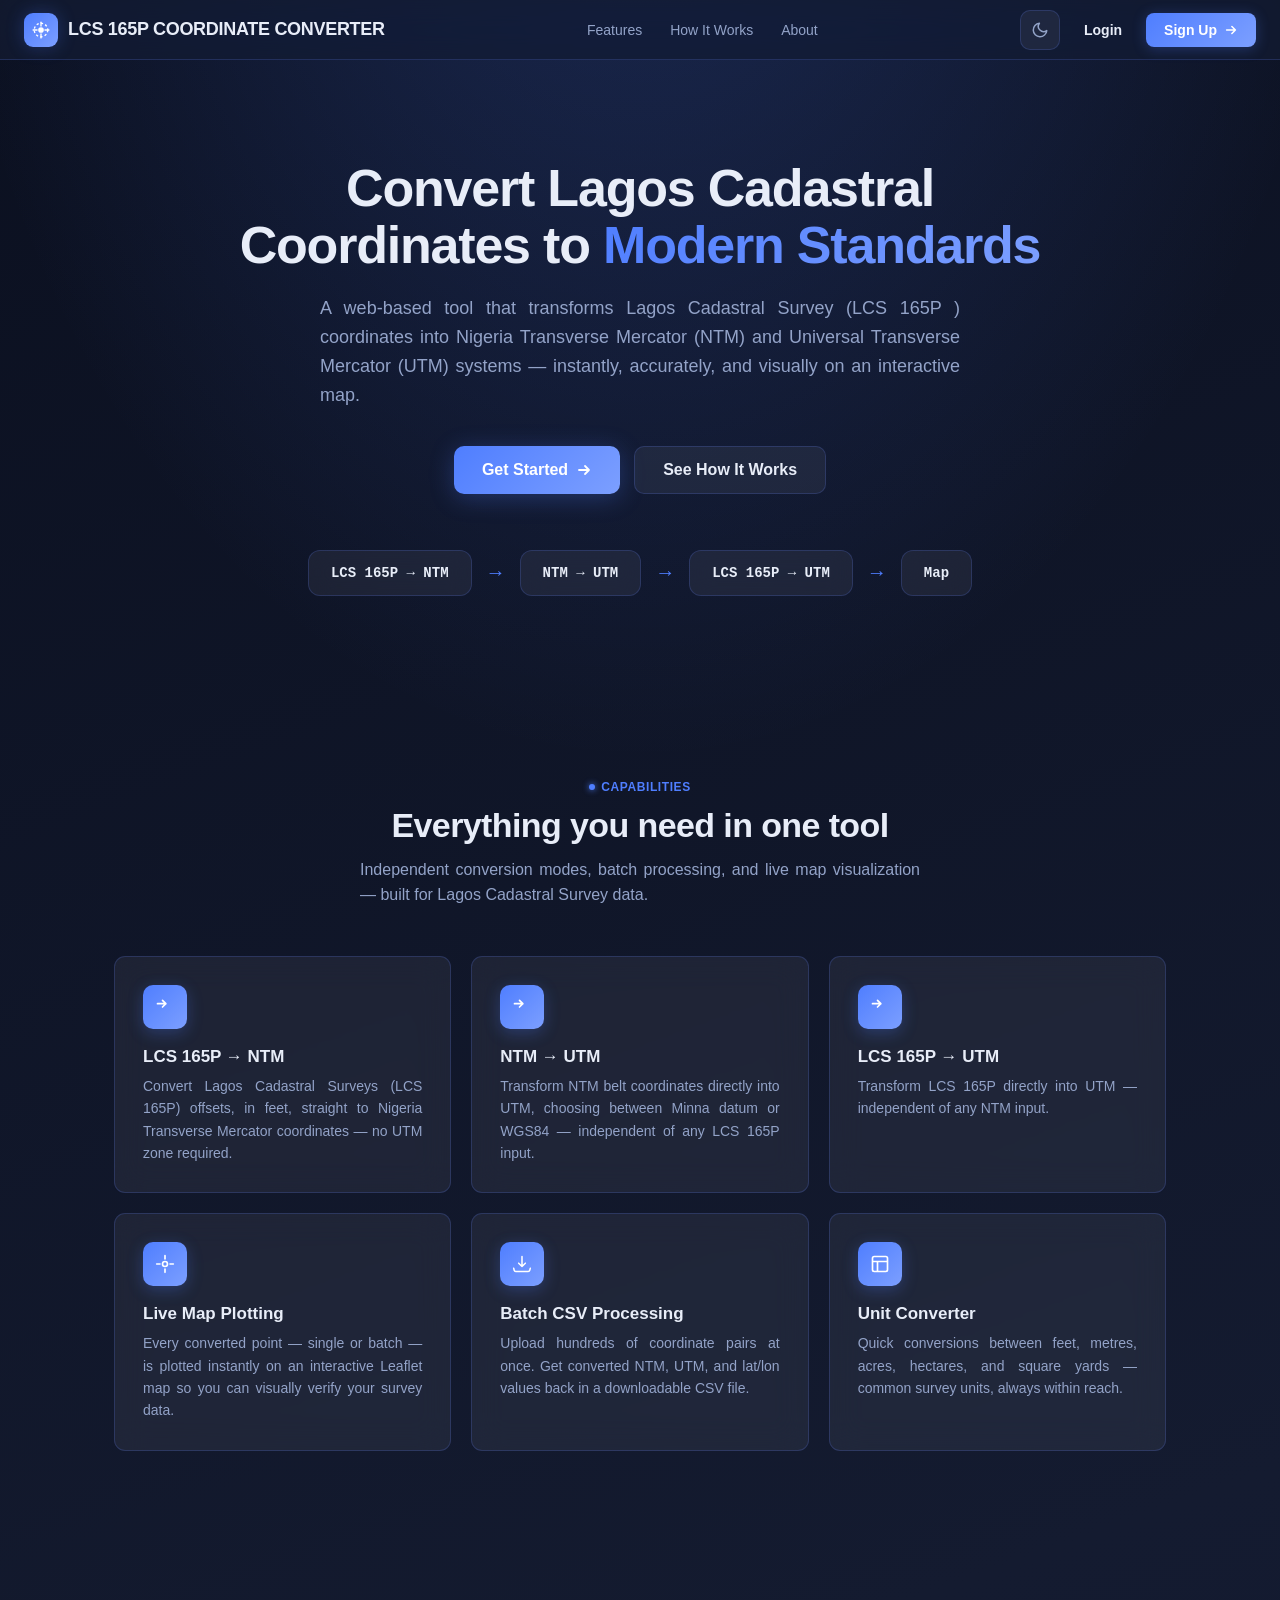
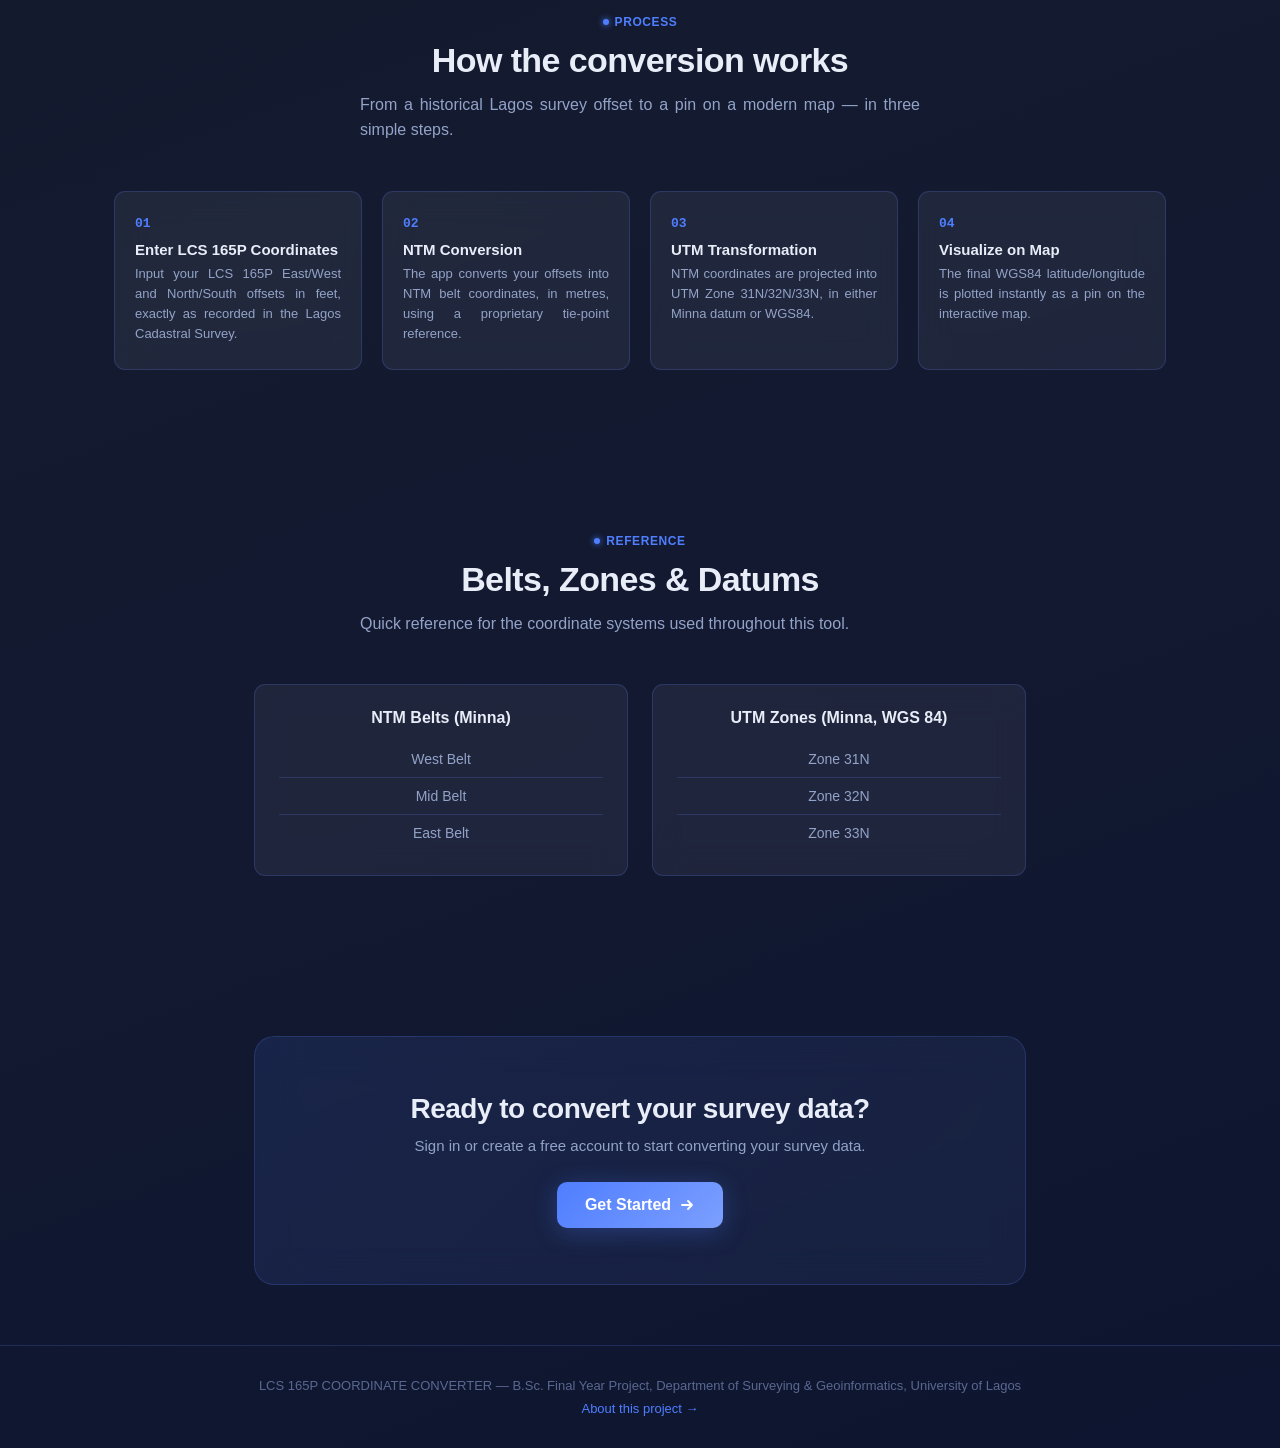
<file: index.html>
<!DOCTYPE html>
<html lang="en">
<head>
  <meta charset="UTF-8"/>
  <meta name="viewport" content="width=device-width, initial-scale=1.0"/>
  <link rel="icon" type="image/svg+xml" href="favicon/favicon.svg"/>
  <link rel="icon" type="image/x-icon" href="favicon/favicon.ico"/>
  <link rel="apple-touch-icon" href="favicon/apple-touch-icon.png"/>
  <title>LCS 165P  COORDINATE CONVERTER — LCS 165P → NTM → UTM</title>
  <link rel="stylesheet" href="style.css"/>
  <link rel="stylesheet" href="landing.css"/>
</head>
<body class="landing">

<!-- ===== HEADER ===== -->
<header class="landing-header">
  <a href="index.html" class="header-logo" style="text-decoration:none; display:flex; align-items:center; gap:10px;">
    <div class="logo-icon">
      <svg width="18" height="18" viewBox="0 0 16 16" fill="none">
        <circle cx="8" cy="8" r="2.5" fill="white"/>
        <circle cx="8" cy="8" r="6" stroke="white" stroke-width="1.2" stroke-dasharray="2 2"/>
        <line x1="8" y1="1" x2="8" y2="4.5" stroke="white" stroke-width="1.2" stroke-linecap="round"/>
        <line x1="8" y1="11.5" x2="8" y2="15" stroke="white" stroke-width="1.2" stroke-linecap="round"/>
        <line x1="1" y1="8" x2="4.5" y2="8" stroke="white" stroke-width="1.2" stroke-linecap="round"/>
        <line x1="11.5" y1="8" x2="15" y2="8" stroke="white" stroke-width="1.2" stroke-linecap="round"/>
      </svg>
    </div>
    <span class="header-title">LCS 165P COORDINATE CONVERTER</span>
  </a>

  <nav class="landing-nav-links">
    <a href="#features">Features</a>
    <a href="#how-it-works">How It Works</a>
    <a href="about.html">About</a>
  </nav>

  <div style="display:flex; align-items:center; gap:10px;">
    <button class="theme-toggle" id="themeToggle" title="Toggle light/dark mode">
      <svg class="icon-moon" width="18" height="18" viewBox="0 0 24 24" fill="none"><path d="M21 12.79A9 9 0 1 1 11.21 3 7 7 0 0 0 21 12.79z" stroke="currentColor" stroke-width="2" stroke-linecap="round" stroke-linejoin="round"/></svg>
      <svg class="icon-sun" width="18" height="18" viewBox="0 0 24 24" fill="none"><circle cx="12" cy="12" r="5" stroke="currentColor" stroke-width="2"/><path d="M12 1v2M12 21v2M4.22 4.22l1.42 1.42M18.36 18.36l1.42 1.42M1 12h2M21 12h2M4.22 19.78l1.42-1.42M18.36 5.64l1.42-1.42" stroke="currentColor" stroke-width="2" stroke-linecap="round"/></svg>
    </button>
    <a href="login.html" class="btn-login">Login</a>
    <a href="signup.html" class="btn-launch">
      Sign Up
      <svg width="14" height="14" viewBox="0 0 16 16" fill="none"><path d="M3 8h10M9 4l4 4-4 4" stroke="currentColor" stroke-width="1.8" stroke-linecap="round" stroke-linejoin="round"/></svg>
    </a>
  </div>
</header>

<!-- ===== HERO ===== -->
<section class="hero landing-section">

  <h1>Convert Lagos Cadastral<br/>Coordinates to <span class="grad">Modern Standards</span></h1>

  <p class="lead">
    A web-based tool that transforms Lagos Cadastral Survey (LCS 165P ) coordinates into
    Nigeria Transverse Mercator (NTM) and Universal Transverse Mercator (UTM) systems —
    instantly, accurately, and visually on an interactive map.
  </p>

  <div class="hero-ctas">
    <a href="app.html" class="btn-hero-primary">
      Get Started
      <svg width="16" height="16" viewBox="0 0 16 16" fill="none"><path d="M3 8h10M9 4l4 4-4 4" stroke="currentColor" stroke-width="1.8" stroke-linecap="round" stroke-linejoin="round"/></svg>
    </a>
    <a href="#how-it-works" class="btn-hero-secondary">
      See How It Works
    </a>
  </div>

  <div class="pipeline-strip">
    <div class="pipeline-chip">LCS 165P → NTM</div>
    <div class="pipeline-arrow">→</div>
    <div class="pipeline-chip">NTM → UTM</div>
    <div class="pipeline-arrow">→</div>
    <div class="pipeline-chip">LCS 165P → UTM</div>
    <div class="pipeline-arrow">→</div>
    <div class="pipeline-chip">Map</div>
  </div>
</section>

<!-- ===== FEATURES ===== -->
<section class="landing-section" id="features">
  <div class="section-header">
    <div class="section-tag">Capabilities</div>
    <h2>Everything you need in one tool</h2>
    <p>Independent conversion modes, batch processing, and live map visualization — built for Lagos Cadastral Survey data.</p>
  </div>

  <div class="feature-grid">

    <div class="feature-card">
      <div class="feature-icon">
        <svg width="20" height="20" viewBox="0 0 24 24" fill="none"><path d="M3 8h10M9 4l4 4-4 4" stroke="white" stroke-width="2" stroke-linecap="round" stroke-linejoin="round"/></svg>
      </div>
      <h3>LCS 165P → NTM</h3>
      <p>Convert Lagos Cadastral Surveys (LCS 165P) offsets, in feet, straight to Nigeria Transverse Mercator coordinates — no UTM zone required.</p>
    </div>

    <div class="feature-card">
      <div class="feature-icon">
        <svg width="20" height="20" viewBox="0 0 24 24" fill="none"><path d="M3 8h10M9 4l4 4-4 4" stroke="white" stroke-width="2" stroke-linecap="round" stroke-linejoin="round"/></svg>
      </div>
      <h3>NTM → UTM</h3>
      <p>Transform NTM belt coordinates directly into UTM, choosing between Minna datum or WGS84 — independent of any LCS 165P input.</p>
    </div>

    <div class="feature-card">
      <div class="feature-icon">
        <svg width="20" height="20" viewBox="0 0 24 24" fill="none"><path d="M3 8h10M9 4l4 4-4 4" stroke="white" stroke-width="2" stroke-linecap="round" stroke-linejoin="round"/></svg>
      </div>
      <h3>LCS 165P → UTM</h3>
      <p>Transform LCS 165P directly into UTM — independent of any NTM input.</p>
    </div>

    <div class="feature-card">
      <div class="feature-icon">
        <svg width="20" height="20" viewBox="0 0 24 24" fill="none"><circle cx="12" cy="12" r="3" stroke="white" stroke-width="2"/><path d="M12 2v4M12 18v4M2 12h4M18 12h4" stroke="white" stroke-width="2" stroke-linecap="round"/></svg>
      </div>
      <h3>Live Map Plotting</h3>
      <p>Every converted point — single or batch — is plotted instantly on an interactive Leaflet map so you can visually verify your survey data.</p>
    </div>

    <div class="feature-card">
      <div class="feature-icon">
        <svg width="20" height="20" viewBox="0 0 24 24" fill="none"><path d="M12 15V3m0 12-4-4m4 4 4-4M2 17l.6 2.5A2 2 0 0 0 4.6 21h14.8a2 2 0 0 0 1.9-1.5L22 17" stroke="white" stroke-width="1.8" stroke-linecap="round" stroke-linejoin="round"/></svg>
      </div>
      <h3>Batch CSV Processing</h3>
      <p>Upload hundreds of coordinate pairs at once. Get converted NTM, UTM, and lat/lon values back in a downloadable CSV file.</p>
    </div>

    <div class="feature-card">
      <div class="feature-icon">
        <svg width="20" height="20" viewBox="0 0 24 24" fill="none"><rect x="3" y="3" width="18" height="18" rx="2" stroke="white" stroke-width="2"/><path d="M3 9h18M9 21V9" stroke="white" stroke-width="2"/></svg>
      </div>
      <h3>Unit Converter</h3>
      <p>Quick conversions between feet, metres, acres, hectares, and square yards — common survey units, always within reach.</p>
    </div>

  </div>
</section>

<!-- ===== HOW IT WORKS ===== -->
<section class="landing-section" id="how-it-works">
  <div class="section-header">
    <div class="section-tag">Process</div>
    <h2>How the conversion works</h2>
    <p>From a historical Lagos survey offset to a pin on a modern map — in three simple steps.</p>
  </div>

  <div class="steps-row">
    <div class="step-card">
      <div class="step-number">01</div>
      <h4>Enter LCS 165P Coordinates</h4>
      <p>Input your LCS 165P East/West and North/South offsets in feet, exactly as recorded in the Lagos Cadastral Survey.</p>
    </div>
    <div class="step-card">
      <div class="step-number">02</div>
      <h4>NTM Conversion</h4>
      <p>The app converts your offsets into NTM belt coordinates, in metres, using a proprietary tie-point reference.</p>
    </div>
    <div class="step-card">
      <div class="step-number">03</div>
      <h4>UTM Transformation</h4>
      <p>NTM coordinates are projected into UTM Zone 31N/32N/33N, in either Minna datum or WGS84.</p>
    </div>
    <div class="step-card">
      <div class="step-number">04</div>
      <h4>Visualize on Map</h4>
      <p>The final WGS84 latitude/longitude is plotted instantly as a pin on the interactive map.</p>
    </div>
  </div>
</section>

<!-- ===== REFERENCE ===== -->
<section class="landing-section narrow" id="reference">
  <div class="section-header">
    <div class="section-tag">Reference</div>
    <h2>Belts, Zones &amp; Datums</h2>
    <p>Quick reference for the coordinate systems used throughout this tool.</p>
  </div>

  <div class="about-grid">
    <div class="info-card">
      <h3>NTM Belts (Minna)</h3>
      <div class="info-table-row"><span>West Belt</span></div>
      <div class="info-table-row"><span>Mid Belt</span></div>
      <div class="info-table-row"><span>East Belt</span></div>
    </div>
    <div class="info-card">
      <h3>UTM Zones (Minna, WGS 84)</h3>
      <div class="info-table-row"><span>Zone 31N</span></div>
      <div class="info-table-row"><span>Zone 32N</span></div>
      <div class="info-table-row"><span>Zone 33N</span></div>
    </div>
  </div>
</section>

<!-- ===== CTA ===== -->
<section class="landing-section narrow">
  <div class="cta-banner">
    <h2>Ready to convert your survey data?</h2>
    <p>Sign in or create a free account to start converting your survey data.</p>
    <a href="app.html" class="btn-hero-primary">
      Get Started
      <svg width="16" height="16" viewBox="0 0 16 16" fill="none"><path d="M3 8h10M9 4l4 4-4 4" stroke="currentColor" stroke-width="1.8" stroke-linecap="round" stroke-linejoin="round"/></svg>
    </a>
  </div>
</section>

<!-- ===== FOOTER ===== -->
<footer class="landing-footer">
  LCS 165P COORDINATE CONVERTER — B.Sc. Final Year Project, Department of Surveying &amp; Geoinformatics, University of Lagos
  <div style="margin-top:8px;"><a href="about.html" style="color:var(--accent); text-decoration:none;">About this project →</a></div>
</footer>

<script>
  const savedTheme = localStorage.getItem("cc-theme");
  if (savedTheme === "light") document.body.classList.add("light");
  document.getElementById("themeToggle").addEventListener("click", () => {
    document.body.classList.toggle("light");
    localStorage.setItem("cc-theme", document.body.classList.contains("light") ? "light" : "dark");
  });
</script>

</body>
</html>
</file>
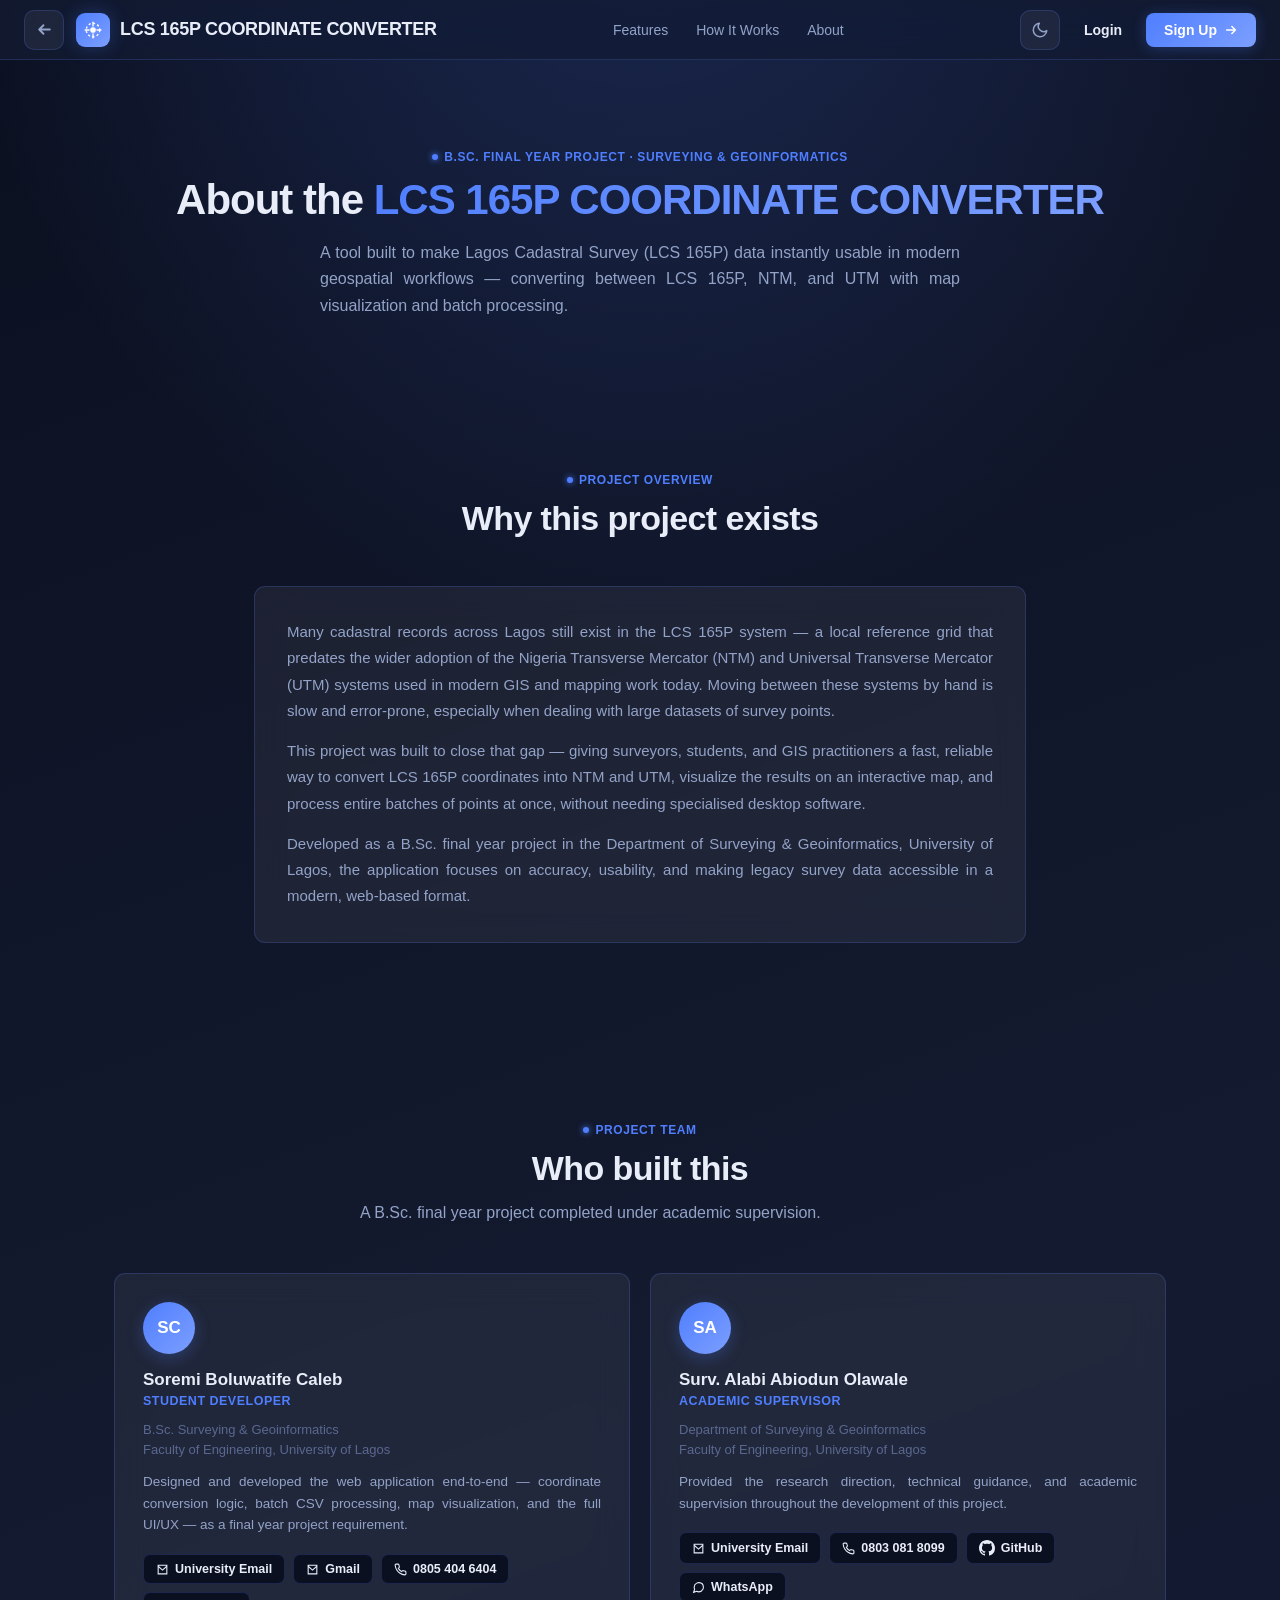
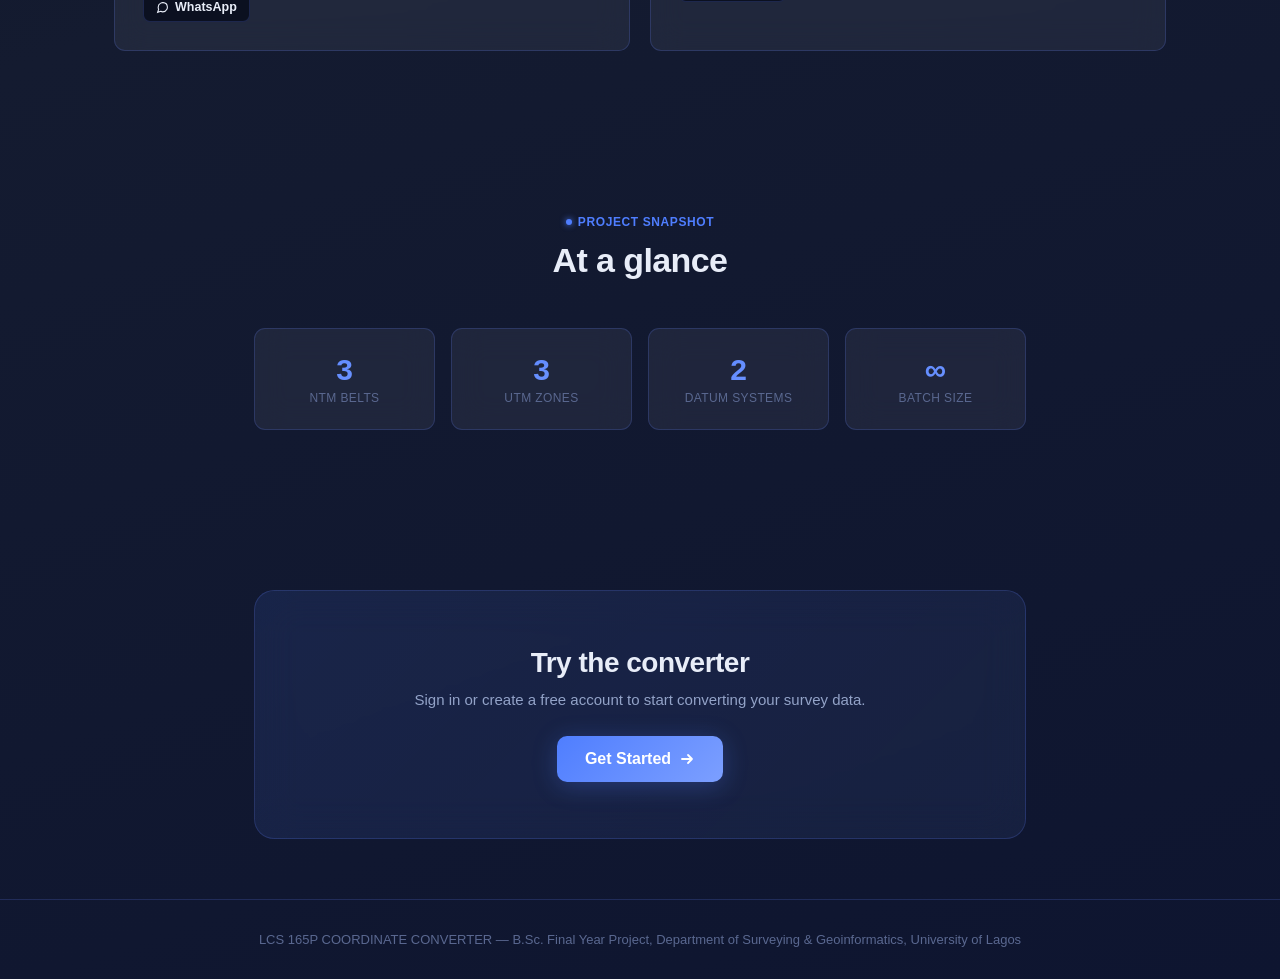
<file: about.html>
<!DOCTYPE html>
<html lang="en">
<head>
  <meta charset="UTF-8"/>
  <meta name="viewport" content="width=device-width, initial-scale=1.0"/>
  <link rel="icon" type="image/svg+xml" href="favicon/favicon.svg"/>
  <link rel="icon" type="image/x-icon" href="favicon/favicon.ico"/>
  <link rel="apple-touch-icon" href="favicon/apple-touch-icon.png"/>
  <title>About — Lagos Coordinate Converter</title>
  <link rel="stylesheet" href="style.css"/>
  <link rel="stylesheet" href="landing.css"/>
  <link rel="stylesheet" href="about.css"/>
</head>
<body class="landing">

<!-- ===== HEADER ===== -->
<header class="landing-header">
  <div style="display:flex; align-items:center; gap:12px;">
    <button class="back-btn" id="backBtn" title="Back to home">
      <svg width="17" height="17" viewBox="0 0 16 16" fill="none"><path d="M13 8H3M7 4 3 8l4 4" stroke="currentColor" stroke-width="1.8" stroke-linecap="round" stroke-linejoin="round"/></svg>
    </button>
    <a href="index.html" class="header-logo" style="text-decoration:none; display:flex; align-items:center; gap:10px;">
      <div class="logo-icon">
        <svg width="18" height="18" viewBox="0 0 16 16" fill="none">
          <circle cx="8" cy="8" r="2.5" fill="white"/>
          <circle cx="8" cy="8" r="6" stroke="white" stroke-width="1.2" stroke-dasharray="2 2"/>
          <line x1="8" y1="1" x2="8" y2="4.5" stroke="white" stroke-width="1.2" stroke-linecap="round"/>
          <line x1="8" y1="11.5" x2="8" y2="15" stroke="white" stroke-width="1.2" stroke-linecap="round"/>
          <line x1="1" y1="8" x2="4.5" y2="8" stroke="white" stroke-width="1.2" stroke-linecap="round"/>
          <line x1="11.5" y1="8" x2="15" y2="8" stroke="white" stroke-width="1.2" stroke-linecap="round"/>
        </svg>
      </div>
      <span class="header-title">LCS 165P COORDINATE CONVERTER</span>
    </a>
  </div>

  <nav class="landing-nav-links">
    <a href="index.html#features">Features</a>
    <a href="index.html#how-it-works">How It Works</a>
    <a href="about.html">About</a>
  </nav>

  <div style="display:flex; align-items:center; gap:10px;">
    <button class="theme-toggle" id="themeToggle" title="Toggle light/dark mode">
      <svg class="icon-moon" width="18" height="18" viewBox="0 0 24 24" fill="none"><path d="M21 12.79A9 9 0 1 1 11.21 3 7 7 0 0 0 21 12.79z" stroke="currentColor" stroke-width="2" stroke-linecap="round" stroke-linejoin="round"/></svg>
      <svg class="icon-sun" width="18" height="18" viewBox="0 0 24 24" fill="none"><circle cx="12" cy="12" r="5" stroke="currentColor" stroke-width="2"/><path d="M12 1v2M12 21v2M4.22 4.22l1.42 1.42M18.36 18.36l1.42 1.42M1 12h2M21 12h2M4.22 19.78l1.42-1.42M18.36 5.64l1.42-1.42" stroke="currentColor" stroke-width="2" stroke-linecap="round"/></svg>
    </button>
    <a href="login.html" class="btn-login">Login</a>
    <a href="signup.html" class="btn-launch">
      Sign Up
      <svg width="14" height="14" viewBox="0 0 16 16" fill="none"><path d="M3 8h10M9 4l4 4-4 4" stroke="currentColor" stroke-width="1.8" stroke-linecap="round" stroke-linejoin="round"/></svg>
    </a>
  </div>
</header>

<!-- ===== ABOUT HERO ===== -->
<section class="about-hero landing-section">
  <div class="section-tag">B.Sc. Final Year Project · Surveying &amp; Geoinformatics</div>
  <h1>About the <span class="grad">LCS 165P COORDINATE CONVERTER</span></h1>
  <p>
    A tool built to make Lagos Cadastral Survey (LCS 165P) data instantly usable in modern
    geospatial workflows — converting between LCS 165P, NTM, and UTM with map visualization
    and batch processing.
  </p>
</section>

<!-- ===== OVERVIEW ===== -->
<section class="landing-section narrow">
  <div class="section-header">
    <div class="section-tag">Project Overview</div>
    <h2>Why this project exists</h2>
  </div>

  <div class="overview-block">
    <p>
      Many cadastral records across Lagos still exist in the LCS 165P system — a local
      reference grid that predates the wider adoption of the Nigeria Transverse Mercator
      (NTM) and Universal Transverse Mercator (UTM) systems used in modern GIS and mapping
      work today. Moving between these systems by hand is slow and error-prone, especially
      when dealing with large datasets of survey points.
    </p>
    <p>
      This project was built to close that gap — giving surveyors, students, and GIS
      practitioners a fast, reliable way to convert LCS 165P coordinates into NTM and UTM,
      visualize the results on an interactive map, and process entire batches of points
      at once, without needing specialised desktop software.
    </p>
    <p>
      Developed as a B.Sc. final year project in the Department of Surveying &amp;
      Geoinformatics, University of Lagos, the application focuses on accuracy,
      usability, and making legacy survey data accessible in a modern, web-based format.
    </p>
  </div>
</section>

<!-- ===== TEAM ===== -->
<section class="landing-section">
  <div class="section-header">
    <div class="section-tag">Project Team</div>
    <h2>Who built this</h2>
    <p>A B.Sc. final year project completed under academic supervision.</p>
  </div>

  <div class="team-grid">

    <!-- Student -->
    <div class="team-card">
      <div class="team-avatar">SC</div>
      <h3>Soremi Boluwatife Caleb</h3>
      <div class="team-role">Student Developer</div>
      <div class="team-dept">
        B.Sc. Surveying &amp; Geoinformatics<br/>
        Faculty of Engineering, University of Lagos
      </div>
      <div class="team-bio">
        Designed and developed the web application end-to-end — coordinate conversion
        logic, batch CSV processing, map visualization, and the full UI/UX — as a final
        year project requirement.
      </div>
      <div class="contact-row">
        <a href="mailto:university.email@unilag.edu.ng" class="contact-chip">
          <svg width="13" height="13" viewBox="0 0 24 24" fill="none"><path d="M4 4h16v16H4z" stroke="currentColor" stroke-width="2"/><path d="m4 6 8 7 8-7" stroke="currentColor" stroke-width="2"/></svg>
          University Email
        </a>
        <a href="mailto:soremzy123@gmail.com" class="contact-chip">
          <svg width="13" height="13" viewBox="0 0 24 24" fill="none"><path d="M4 4h16v16H4z" stroke="currentColor" stroke-width="2"/><path d="m4 6 8 7 8-7" stroke="currentColor" stroke-width="2"/></svg>
          Gmail
        </a>
        <a href="tel:+2348054046404" class="contact-chip">
          <svg width="13" height="13" viewBox="0 0 24 24" fill="none"><path d="M22 16.92v3a2 2 0 0 1-2.18 2 19.79 19.79 0 0 1-8.63-3.07 19.5 19.5 0 0 1-6-6 19.79 19.79 0 0 1-3.07-8.67A2 2 0 0 1 4.11 2h3a2 2 0 0 1 2 1.72c.127.96.361 1.903.7 2.81a2 2 0 0 1-.45 2.11L8.09 9.91a16 16 0 0 0 6 6l1.27-1.27a2 2 0 0 1 2.11-.45c.907.339 1.85.573 2.81.7A2 2 0 0 1 22 16.92z" stroke="currentColor" stroke-width="2"/></svg>
          0805 404 6404
        </a>
        <a href="https://wa.me/2348054046404" class="contact-chip">
          <svg width="13" height="13" viewBox="0 0 24 24" fill="none"><path d="M21 11.5a8.38 8.38 0 0 1-.9 3.8 8.5 8.5 0 0 1-7.6 4.7 8.38 8.38 0 0 1-3.8-.9L3 21l1.9-5.7a8.38 8.38 0 0 1-.9-3.8 8.5 8.5 0 0 1 4.7-7.6 8.38 8.38 0 0 1 3.8-.9h.5a8.48 8.48 0 0 1 8 8v.5z" stroke="currentColor" stroke-width="2"/></svg>
          WhatsApp
        </a>
      </div>
    </div>

    <!-- Supervisor -->
    <div class="team-card">
      <div class="team-avatar">SA</div>
      <h3>Surv. Alabi Abiodun Olawale</h3>
      <div class="team-role">Academic Supervisor</div>
      <div class="team-dept">
        Department of Surveying &amp; Geoinformatics<br/>
        Faculty of Engineering, University of Lagos
      </div>
      <div class="team-bio">
        Provided the research direction, technical guidance, and academic supervision
        throughout the development of this project.
      </div>
      <div class="contact-row">
        <a href="mailto:aoalabi@unilag.edu.ng" class="contact-chip">
            <svg width="13" height="13" viewBox="0 0 24 24" fill="none"><path d="M4 4h16v16H4z" stroke="currentColor" stroke-width="2"/><path d="m4 6 8 7 8-7" stroke="currentColor" stroke-width="2"/></svg>
            University Email
          </a>
        <a href="tel:+2348030818099" class="contact-chip">
          <svg width="13" height="13" viewBox="0 0 24 24" fill="none"><path d="M22 16.92v3a2 2 0 0 1-2.18 2 19.79 19.79 0 0 1-8.63-3.07 19.5 19.5 0 0 1-6-6 19.79 19.79 0 0 1-3.07-8.67A2 2 0 0 1 4.11 2h3a2 2 0 0 1 2 1.72c.127.96.361 1.903.7 2.81a2 2 0 0 1-.45 2.11L8.09 9.91a16 16 0 0 0 6 6l1.27-1.27a2 2 0 0 1 2.11-.45c.907.339 1.85.573 2.81.7A2 2 0 0 1 22 16.92z" stroke="currentColor" stroke-width="2"/></svg>
          0803 081 8099
        </a>
        <a href="https://github.com/alabiabiodun" class="contact-chip" target="_blank" rel="noopener noreferrer">
        <svg width="16" height="16" viewBox="0 0 16 16" fill="currentColor">
          <path d="M8 0C3.58 0 0 3.58 0 8c0 3.54 2.29 6.53 5.47 7.59.4.07.55-.17.55-.38 0-.19-.01-.82-.01-1.49-2.01.37-2.53-.49-2.69-.94-.09-.23-.48-.94-.82-1.13-.28-.15-.68-.52-.01-.53.63-.01 1.08.58 1.23.82.72 1.21 1.87.87 2.33.66.07-.52.28-.87.51-1.07-1.78-.2-3.64-.89-3.64-3.95 0-.87.31-1.59.82-2.15-.08-.2-.36-1.02.08-2.12 0 0 .67-.21 2.2.82.64-.18 1.32-.27 2-.27.68 0 1.36.09 2 .27 1.53-1.04 2.2-.82 2.2-.82.44 1.1.16 1.92.08 2.12.51.56.82 1.27.82 2.15 0 3.07-1.87 3.75-3.65 3.95.29.25.54.73.54 1.48 0 1.07-.01 1.93-.01 2.2 0 .21.15.46.55.38A8.013 8.013 0 0016 8c0-4.42-3.58-8-8-8z"/>
        </svg>
        GitHub
      </a>
        <a href="https://wa.me/+2348030818099" class="contact-chip">
          <svg width="13" height="13" viewBox="0 0 24 24" fill="none"><path d="M21 11.5a8.38 8.38 0 0 1-.9 3.8 8.5 8.5 0 0 1-7.6 4.7 8.38 8.38 0 0 1-3.8-.9L3 21l1.9-5.7a8.38 8.38 0 0 1-.9-3.8 8.5 8.5 0 0 1 4.7-7.6 8.38 8.38 0 0 1 3.8-.9h.5a8.48 8.48 0 0 1 8 8v.5z" stroke="currentColor" stroke-width="2"/></svg>
          WhatsApp
        </a>
      </div>
    </div>

  </div>
</section>

<!-- ===== STATS ===== -->
<section class="landing-section narrow">
  <div class="section-header">
    <div class="section-tag">Project Snapshot</div>
    <h2>At a glance</h2>
  </div>

  <div class="stats-row">
    <div class="stat-card">
      <div class="stat-num">3</div>
      <div class="stat-label">NTM Belts</div>
    </div>
    <div class="stat-card">
      <div class="stat-num">3</div>
      <div class="stat-label">UTM Zones</div>
    </div>
    <div class="stat-card">
      <div class="stat-num">2</div>
      <div class="stat-label">Datum Systems</div>
    </div>
    <div class="stat-card">
      <div class="stat-num">∞</div>
      <div class="stat-label">Batch Size</div>
    </div>
  </div>
</section>

<!-- ===== CTA ===== -->
<section class="landing-section narrow">
  <div class="cta-banner">
    <h2>Try the converter</h2>
    <p>Sign in or create a free account to start converting your survey data.</p>
    <a href="app.html" class="btn-hero-primary">
      Get Started
      <svg width="16" height="16" viewBox="0 0 16 16" fill="none"><path d="M3 8h10M9 4l4 4-4 4" stroke="currentColor" stroke-width="1.8" stroke-linecap="round" stroke-linejoin="round"/></svg>
    </a>
  </div>
</section>

<!-- ===== FOOTER ===== -->
<footer class="landing-footer">
  LCS 165P COORDINATE CONVERTER — B.Sc. Final Year Project, Department of Surveying &amp; Geoinformatics, University of Lagos
</footer>

<script>
  const savedTheme = localStorage.getItem("cc-theme");
  if (savedTheme === "light") document.body.classList.add("light");
  document.getElementById("themeToggle").addEventListener("click", () => {
    document.body.classList.toggle("light");
    localStorage.setItem("cc-theme", document.body.classList.contains("light") ? "light" : "dark");
  });
  document.getElementById("backBtn").addEventListener("click", () => {
    window.location.href = "index.html";
  });
</script>

</body>
</html>
</file>
<file: style.css>
/* ============================================
   Lagos Coordinate Converter
   Theme: Linear-inspired — dark + light modes
============================================ */

/* ---- DARK MODE (default) ---- */
:root {
  --bg-1:        #0b1020;
  --bg-2:        #141b30;
  --surface:     rgba(255,255,255,0.06);
  --surface-hov: rgba(255,255,255,0.10);
  --glass:       rgba(20,27,48,0.78);
  --border:      rgba(99,130,255,0.20);
  --border-hov:  rgba(99,130,255,0.42);
  --accent:      #4f7eff;
  --accent-glow: rgba(79,126,255,0.28);
  --accent2:     #7c9fff;
  --text:        #e8edf8;
  --text-2:      #93a3c8;
  --text-3:      #5a6890;
  --green:       #34d399;
  --red:         #f87171;
  --coord-bg:    rgba(79,126,255,0.10);
  --coord-text:  #8eaaff;
  --header-h:    58px;
  --panel-w:     430px;
  --radius:      11px;
  color-scheme: dark;
}

/* ---- LIGHT MODE ---- */
body.light {
  --bg-1:        #dde6ff;
  --bg-2:        #edf1ff;
  --surface:     rgba(255,255,255,0.75);
  --surface-hov: rgba(255,255,255,0.95);
  --glass:       rgba(235,242,255,0.90);
  --border:      rgba(79,126,255,0.20);
  --border-hov:  rgba(79,126,255,0.50);
  --accent:      #2d5fe0;
  --accent-glow: rgba(45,95,224,0.22);
  --accent2:     #4a78f5;
  --text:        #0a1428;
  --text-2:      #2d4070;
  --text-3:      #7090b8;
  --coord-bg:    rgba(45,95,224,0.08);
  --coord-text:  #2d5fe0;
  color-scheme: light;
}

/* ============================================
   RESET & BASE
============================================ */
*, *::before, *::after { box-sizing: border-box; margin: 0; padding: 0; }

html, body {
  height: 100%;
  overflow: hidden;
  font-family: -apple-system, BlinkMacSystemFont, 'Inter', 'Segoe UI', sans-serif;
  font-size: 16px;
  -webkit-font-smoothing: antialiased;
}

body {
  background: linear-gradient(160deg, var(--bg-1) 0%, var(--bg-2) 55%, #0e1530 100%);
  background-image:
    radial-gradient(ellipse 80% 60% at 50% -10%, rgba(79,126,255,0.22) 0%, transparent 70%),
    linear-gradient(160deg, var(--bg-1) 0%, var(--bg-2) 55%, #0e1530 100%);
  color: var(--text);
  transition: background 0.35s, color 0.35s;
}

body.light {
  background: linear-gradient(160deg, var(--bg-1) 0%, var(--bg-2) 55%, #f6f9ff 100%);
  background-image:
    radial-gradient(ellipse 80% 60% at 50% -10%, rgba(79,126,255,0.25) 0%, transparent 70%),
    linear-gradient(160deg, var(--bg-1) 0%, var(--bg-2) 55%, #f6f9ff 100%);
}

::-webkit-scrollbar { width: 4px; }
::-webkit-scrollbar-track { background: transparent; }
::-webkit-scrollbar-thumb { background: var(--border); border-radius: 99px; }

/* ============================================
   HEADER
============================================ */
.site-header {
  position: fixed;
  inset: 0 0 auto 0;
  height: var(--header-h);
  z-index: 3000;
  display: flex;
  align-items: center;
  justify-content: space-between;
  padding: 0 20px;
  background: var(--glass);
  backdrop-filter: blur(24px) saturate(180%);
  -webkit-backdrop-filter: blur(24px) saturate(180%);
  border-bottom: 1px solid var(--border);
}

.header-left {
  display: flex;
  align-items: center;
  gap: 12px;
}

.header-logo {
  display: flex;
  align-items: center;
  gap: 10px;
  text-decoration: none;
}

.logo-icon {
  width: 34px;
  height: 34px;
  background: linear-gradient(135deg, var(--accent), var(--accent2));
  border-radius: 9px;
  display: flex;
  align-items: center;
  justify-content: center;
  flex-shrink: 0;
  box-shadow: 0 0 18px var(--accent-glow);
}

.header-title {
  font-size: 18px;
  font-weight: 700;
  color: var(--text);
  letter-spacing: -0.3px;
}

.header-pill {
  display: flex;
  align-items: center;
  gap: 6px;
  background: var(--surface);
  border: 1px solid var(--border);
  border-radius: 99px;
  padding: 4px 13px;
  font-size: 14px;
  font-weight: 500;
  color: var(--text-2);
}

.header-pill-dot {
  font-size: 10px;
  color: var(--text-3);
}

.header-right {
  display: flex;
  align-items: center;
  gap: 10px;
}

/* Theme toggle */
.theme-toggle {
  width: 40px;
  height: 40px;
  background: var(--surface);
  border: 1px solid var(--border);
  border-radius: 10px;
  cursor: pointer;
  display: flex;
  align-items: center;
  justify-content: center;
  color: var(--text-2);
  transition: background 0.2s, border-color 0.2s, color 0.2s;
  flex-shrink: 0;
}

.theme-toggle:hover {
  background: var(--surface-hov);
  border-color: var(--border-hov);
  color: var(--text);
}

/* Back button (app.html header) */
.back-btn {
  width: 40px;
  height: 40px;
  background: var(--surface);
  border: 1px solid var(--border);
  border-radius: 10px;
  cursor: pointer;
  display: flex;
  align-items: center;
  justify-content: center;
  color: var(--text-2);
  transition: background 0.2s, border-color 0.2s, color 0.2s;
  flex-shrink: 0;
}

.back-btn:hover {
  background: var(--surface-hov);
  border-color: var(--accent);
  color: var(--accent);
}

/* Batch sub-section divider & description */
.batch-divider {
  display: flex;
  align-items: center;
  gap: 10px;
  margin: 22px 0 12px;
}

.batch-divider::before, .batch-divider::after {
  content: '';
  flex: 1;
  height: 1px;
  background: var(--border);
}

.batch-divider span {
  font-size: 11px;
  font-weight: 700;
  text-transform: uppercase;
  letter-spacing: 0.6px;
  color: var(--accent);
  white-space: nowrap;
}

.batch-sub-desc {
  font-size: 12.5px;
  color: var(--text-2);
  line-height: 1.6;
  margin-bottom: 14px;
}

/* File picker (replaces drag-drop) */
.file-picker-row {
  display: flex;
  align-items: center;
  gap: 10px;
  margin-bottom: 14px;
  flex-wrap: wrap;
}

.file-picker-input {
  position: absolute;
  width: 1px;
  height: 1px;
  opacity: 0;
  pointer-events: none;
}

.file-picker-btn {
  display: inline-flex;
  align-items: center;
  gap: 7px;
  background: var(--surface);
  border: 1.5px solid var(--border);
  border-radius: 9px;
  padding: 9px 14px;
  font-size: 13px;
  font-weight: 600;
  color: var(--text);
  cursor: pointer;
  transition: border-color 0.15s, background 0.15s;
  flex-shrink: 0;
}

.file-picker-btn:hover {
  border-color: var(--accent);
  background: var(--surface-hov);
}

.file-picker-name {
  font-size: 12.5px;
  color: var(--text-3);
  overflow: hidden;
  text-overflow: ellipsis;
  white-space: nowrap;
  flex: 1;
  min-width: 0;
}

.file-picker-name.has-file { color: var(--accent); font-weight: 600; }


.icon-sun { display: none; }
.icon-moon { display: block; }
body.light .icon-sun  { display: block; }
body.light .icon-moon { display: none; }

/* ============================================
   APP LAYOUT
============================================ */
.app-layout {
  display: grid;
  grid-template-columns: var(--panel-w) 1fr;
  grid-template-rows: 1fr;
  height: 100vh;
  padding-top: var(--header-h);
  overflow: hidden;
}

/* ============================================
   SIDE PANEL
============================================ */
.side-panel {
  display: flex;
  flex-direction: column;
  overflow: hidden;
  background: var(--glass);
  backdrop-filter: blur(24px) saturate(160%);
  -webkit-backdrop-filter: blur(24px) saturate(160%);
  border-right: 1px solid var(--border);
}

/* Tab nav */
.tab-nav {
  display: flex;
  border-bottom: 1px solid var(--border);
  flex-shrink: 0;
  overflow-x: auto;
  padding: 0;
  gap: 0;
  justify-content: space-evenly;
}
.tab-nav::-webkit-scrollbar { height: 0; }

.tab-btn {
  flex: none;
  min-width: 0;
  background: transparent;
  border: none;
  border-bottom: 2px solid transparent;
  padding: 12px 16px;
  font-family: inherit;
  font-size: 13px;
  font-weight: 600;
  color: var(--text-3);
  cursor: pointer;
  transition: color 0.15s, border-color 0.15s;
  letter-spacing: 0.2px;
  white-space: nowrap;
  text-align: center
}

.tab-btn:hover { color: var(--text-2); }
.tab-btn.active { color: var(--accent); border-bottom-color: var(--accent); }

/* Tab panes */
.tab-pane {
  display: none;
  flex: 1;
  overflow-y: auto;
  padding: 22px 20px;
  flex-direction: column;
}
.tab-pane.active {
  display: flex;
  flex-direction: column;
  animation: paneFadeIn 0.18s ease-out;
}

@keyframes paneFadeIn {
  from { opacity: 0; transform: translateY(6px); }
  to   { opacity: 1; transform: translateY(0); }
}

/* Pane header */
.pane-header {
  margin-bottom: 20px;
}

.step-tag {
  display: inline-flex;
  align-items: center;
  gap: 6px;
  font-size: 13px;
  font-weight: 700;
  color: var(--accent);
  letter-spacing: 0.6px;
  text-transform: uppercase;
  margin-bottom: 8px;
}

.step-tag::before {
  content: '';
  display: inline-block;
  width: 7px;
  height: 7px;
  background: var(--accent);
  border-radius: 50%;
  box-shadow: 0 0 8px var(--accent);
}

.pane-header h2 {
  font-size: 24px;
  font-weight: 700;
  color: var(--text);
  letter-spacing: -0.4px;
  margin-bottom: 6px;
  line-height: 1.2;
}

.pane-header p {
  font-size: 15px;
  color: var(--text-2);
  line-height: 1.65;
}

/* ============================================
   COORDINATE AXIS LABELS
============================================ */
.coord-label {
  display: inline-flex;
  align-items: center;
  gap: 6px;
  font-size: 13px;
  font-weight: 800;
  text-transform: uppercase;
  letter-spacing: 1px;
  color: var(--coord-text);
  background: var(--coord-bg);
  border: 1px solid rgba(79,126,255,0.18);
  border-radius: 6px;
  padding: 4px 10px;
  margin-bottom: 6px;
  width: fit-content;
}

.coord-label::before {
  content: '⊕';
  font-size: 14px;
  line-height: 1;
}

.coord-label-inline {
  display: inline-flex;
  align-items: center;
  gap: 5px;
  font-size: 12px;
  font-weight: 800;
  text-transform: uppercase;
  letter-spacing: 0.8px;
  color: var(--coord-text);
  background: var(--coord-bg);
  border: 1px solid rgba(79,126,255,0.15);
  border-radius: 5px;
  padding: 3px 8px;
  margin-bottom: 5px;
  width: fit-content;
  height: 22px;
  box-sizing: border-box;
}

.form-row {
  align-items: start;
}

.res-placeholder {
  color: var(--text-3);
  font-size: 13px;
  font-style: italic;
  text-align: center;
  padding: 6px 4px;
}

/* ============================================
   FORM ELEMENTS
============================================ */
.form-group {
  display: flex;
  flex-direction: column;
  gap: 6px;
  margin-bottom: 16px;
}

.form-row {
  display: grid;
  grid-template-columns: 1fr 1fr;
  gap: 12px;
}

label {
  font-size: 14px;
  font-weight: 600;
  color: var(--text-2);
  letter-spacing: 0.2px;
  display: flex;
  align-items: center;
  gap: 6px;
}

.form-row label {
  align-items: flex-start;
  line-height: 1.3;
}

.coord-row {
  align-items: start;
}

.coord-axis-label {
  font-size: 12.5px;
  white-space: nowrap;
}

@media (max-width: 460px) {
  .coord-axis-label { font-size: 11.5px; }
}

.unit-tag {
  background: rgba(79,126,255,0.12);
  color: var(--accent);
  border-radius: 4px;
  padding: 1px 5px;
  font-size: 10px;
  font-weight: 700;
  letter-spacing: 0.4px;
  text-transform: none;
}

input[type="number"],
input[type="text"],
select {
  width: 100%;
  background: var(--surface);
  border: 1px solid var(--border);
  border-radius: var(--radius);
  padding: 11px 14px;
  color: var(--text);
  font-family: 'SF Mono', 'Fira Code', 'Fira Mono', monospace;
  font-size: 15px;
  outline: none;
  transition: border-color 0.15s, box-shadow 0.15s, background 0.15s;
  appearance: none;
  -webkit-appearance: none;
}

input:focus, select:focus {
  border-color: var(--accent);
  background: var(--surface-hov);
  box-shadow: 0 0 0 3px var(--accent-glow);
}

input::placeholder {
  color: var(--text-3);
  font-size: 13px;
}

select {
  background-image: url("data:image/svg+xml,%3Csvg xmlns='http://www.w3.org/2000/svg' width='12' height='12' viewBox='0 0 24 24' fill='none'%3E%3Cpath d='M6 9l6 6 6-6' stroke='%236382ff' stroke-width='2' stroke-linecap='round' stroke-linejoin='round'/%3E%3C/svg%3E");
  background-repeat: no-repeat;
  background-position: right 12px center;
  padding-right: 36px;
  cursor: pointer;
}

select option {
  background: #111827;
  color: var(--text);
}
body.light select option {
  background: #f4f7ff;
  color: #0a1428;
}

/* Datum toggle */
.datum-toggle {
  display: flex;
  gap: 6px;
  margin-top: 2px;
}

.datum-btn {
  flex: 1;
  background: var(--surface);
  border: 1px solid var(--border);
  border-radius: 8px;
  padding: 9px 10px;
  font-family: inherit;
  font-size: 14px;
  font-weight: 600;
  color: var(--text-2);
  cursor: pointer;
  transition: all 0.15s;
}

.datum-btn.active {
  background: var(--accent);
  border-color: var(--accent);
  color: #fff;
  box-shadow: 0 2px 10px var(--accent-glow);
}

.datum-btn:not(.active):hover {
  background: var(--surface-hov);
  border-color: var(--border-hov);
  color: var(--text);
}

/* Tie-point info box */
.tie-info {
  background: var(--surface);
  border: 1px solid var(--border);
  border-left: 3px solid var(--accent);
  border-radius: var(--radius);
  padding: 13px 15px;
  margin-bottom: 18px;
}

.tie-info-label {
  font-size: 12px;
  font-weight: 700;
  text-transform: uppercase;
  letter-spacing: 0.7px;
  color: var(--accent);
  margin-bottom: 7px;
}

.tie-info-formula {
  font-family: 'SF Mono', 'Fira Code', monospace;
  font-size: 14px;
  color: var(--text-2);
  line-height: 2.1;
}

/* Buttons */
.btn-primary {
  background: linear-gradient(135deg, var(--accent) 0%, var(--accent2) 100%);
  color: #fff;
  border: none;
  border-radius: var(--radius);
  padding: 13px 20px;
  font-family: inherit;
  font-size: 16px;
  font-weight: 700;
  cursor: pointer;
  display: inline-flex;
  align-items: center;
  gap: 8px;
  letter-spacing: -0.1px;
  transition: opacity 0.15s, transform 0.1s, box-shadow 0.15s;
  box-shadow: 0 2px 16px var(--accent-glow);
  width: 100%;
  justify-content: center;
}

.btn-primary:hover {
  opacity: 0.9;
  transform: translateY(-1px);
  box-shadow: 0 6px 24px var(--accent-glow);
}

.btn-primary:active { transform: translateY(0); opacity: 1; }

.btn-secondary {
  background: var(--surface);
  color: var(--text-2);
  border: 1px solid var(--border);
  border-radius: var(--radius);
  padding: 13px 18px;
  font-family: inherit;
  font-size: 16px;
  font-weight: 600;
  cursor: pointer;
  transition: background 0.15s, border-color 0.15s, color 0.15s;
}

.btn-secondary:hover {
  background: var(--surface-hov);
  border-color: var(--border-hov);
  color: var(--text);
}

.btn-secondary:disabled { opacity: 0.35; cursor: not-allowed; }

.actions-row {
  display: flex;
  gap: 10px;
  margin-bottom: 16px;
  flex-wrap: wrap;
}

.actions-row .btn-primary { flex: 1.6; }
.actions-row .btn-secondary { flex: 1; }

/* File drop */
.file-drop {
  position: relative;
  border: 1.5px dashed var(--border);
  border-radius: var(--radius);
  background: var(--surface);
  margin-bottom: 16px;
  cursor: pointer;
  transition: border-color 0.18s, background 0.18s;
  overflow: hidden;
}

.file-drop:hover {
  border-color: var(--accent);
  background: rgba(79,126,255,0.06);
}

.file-drop input[type="file"] {
  position: absolute;
  inset: 0;
  opacity: 0;
  cursor: pointer;
  width: 100%;
  height: 100%;
  padding: 0;
  border: none;
  background: transparent;
}

.file-drop-label {
  display: flex;
  flex-direction: column;
  align-items: center;
  gap: 8px;
  padding: 28px;
  pointer-events: none;
  color: var(--text-3);
  font-size: 15px;
  font-weight: 500;
}

/* ============================================
   RESULT PANEL
============================================ */
.result-panel {
  background: var(--surface);
  border: 1px solid var(--border);
  border-radius: var(--radius);
  padding: 16px;
  margin-top: 8px;
  font-family: 'SF Mono', 'Fira Code', monospace;
  font-size: 14px;
  line-height: 1.8;
  flex-shrink: 0;
  animation: paneFadeIn 0.2s ease-out;
}

.result-panel.hidden { display: none; }

.res-section { margin-bottom: 12px; }
.res-section:last-child { margin-bottom: 0; }

.res-title {
  font-size: 12px;
  font-weight: 700;
  text-transform: uppercase;
  letter-spacing: 0.8px;
  color: var(--accent);
  margin-bottom: 6px;
  padding-bottom: 5px;
  border-bottom: 1px solid var(--border);
  font-family: inherit;
}

.res-row {
  display: flex;
  justify-content: space-between;
  align-items: baseline;
  gap: 10px;
  padding: 3px 0;
}

.res-key { color: var(--text-3); font-size: 14px; }
.res-val { color: var(--text); font-size: 14px; font-weight: 500; }
.res-val.hi { color: var(--accent); font-weight: 700; }
.res-error { color: var(--red); font-size: 15px; line-height: 1.5; }

/* ============================================
   UNIT CONVERTER
============================================ */
.constants-table {
  margin-top: 18px;
  border: 1px solid var(--border);
  border-radius: var(--radius);
  overflow: hidden;
}

.ct-head {
  padding: 10px 14px;
  font-size: 13px;
  font-weight: 700;
  text-transform: uppercase;
  letter-spacing: 0.7px;
  color: var(--text-3);
  background: var(--surface);
  border-bottom: 1px solid var(--border);
}

.ct-row {
  display: flex;
  justify-content: space-between;
  padding: 11px 14px;
  font-family: 'SF Mono', 'Fira Code', monospace;
  font-size: 14px;
  border-bottom: 1px solid var(--border);
  transition: background 0.12s;
}

.ct-row:last-child { border-bottom: none; }
.ct-row:hover { background: var(--surface-hov); }
.ct-row span:first-child { color: var(--text-2); }
.ct-row span:last-child  { color: var(--accent); font-weight: 600; }

/* ============================================
   MAP
============================================ */
.map-container {
  position: relative;
  width: 100%;
  height: calc(100vh - var(--header-h));
  overflow: hidden;
}

#map {
  position: absolute;
  inset: 0;
  width: 100% !important;
  height: 100% !important;
  z-index: 1;
}

/* Leaflet tile filter for dark mode */
body:not(.light) .leaflet-tile-pane {
  filter: brightness(0.72) contrast(1.1) saturate(0.8) hue-rotate(190deg);
}

/* Map overlay controls */
.map-controls {
  position: absolute;
  top: 14px;
  right: 14px;
  z-index: 800;
  display: flex;
  flex-direction: column;
  gap: 8px;
}

.map-ctrl-btn {
  width: 42px;
  height: 42px;
  background: var(--glass);
  backdrop-filter: blur(12px);
  -webkit-backdrop-filter: blur(12px);
  border: 1px solid var(--border);
  border-radius: 11px;
  display: flex;
  align-items: center;
  justify-content: center;
  cursor: pointer;
  color: var(--text-2);
  transition: background 0.15s, color 0.15s, border-color 0.15s;
  box-shadow: 0 2px 12px rgba(0,0,0,0.3);
}

.map-ctrl-btn:hover {
  background: var(--surface-hov);
  color: var(--accent);
  border-color: var(--border-hov);
}

/* Map legend */
.map-legend {
  position: absolute;
  bottom: 24px;
  left: 14px;
  z-index: 800;
  background: var(--glass);
  backdrop-filter: blur(16px);
  -webkit-backdrop-filter: blur(16px);
  border: 1px solid var(--border);
  border-radius: 12px;
  padding: 11px 16px;
  box-shadow: 0 2px 16px rgba(0,0,0,0.25);
}

.legend-row {
  display: flex;
  align-items: center;
  gap: 9px;
  font-size: 14px;
  color: var(--text-2);
  padding: 3px 0;
  font-weight: 500;
}

.dot {
  width: 10px; height: 10px;
  border-radius: 50%;
  flex-shrink: 0;
}

.dot-blue   { background: #60a5fa; box-shadow: 0 0 6px rgba(96,165,250,0.6); }
.dot-orange { background: var(--accent); box-shadow: 0 0 6px var(--accent-glow); }

/* Point counter */
.point-counter {
  position: absolute;
  top: 14px;
  left: 14px;
  z-index: 800;
  background: var(--glass);
  backdrop-filter: blur(12px);
  -webkit-backdrop-filter: blur(12px);
  border: 1px solid var(--border);
  border-radius: 99px;
  padding: 7px 16px;
  font-size: 14px;
  font-weight: 600;
  color: var(--text-2);
}

/* Leaflet popup overrides */
.leaflet-popup-content-wrapper {
  background: var(--glass) !important;
  backdrop-filter: blur(20px) !important;
  -webkit-backdrop-filter: blur(20px) !important;
  border: 1px solid var(--border) !important;
  border-radius: 12px !important;
  box-shadow: 0 8px 32px rgba(0,0,0,0.4) !important;
  color: var(--text) !important;
  font-family: -apple-system, BlinkMacSystemFont, 'Inter', sans-serif !important;
  font-size: 15px !important;
}

.leaflet-popup-tip { background: var(--glass) !important; }
.leaflet-popup-close-button { color: var(--text-2) !important; font-size: 18px !important; }

/* Leaflet zoom control */
.leaflet-control-zoom a {
  background: var(--glass) !important;
  backdrop-filter: blur(12px) !important;
  border-color: var(--border) !important;
  color: var(--text-2) !important;
  font-size: 18px !important;
  width: 34px !important;
  height: 34px !important;
  line-height: 34px !important;
}

.leaflet-control-zoom a:hover {
  background: var(--surface-hov) !important;
  color: var(--accent) !important;
}

code {
  font-family: 'SF Mono', 'Fira Code', monospace;
  background: rgba(79,126,255,0.1);
  border-radius: 5px;
  padding: 2px 6px;
  font-size: 14px;
  color: var(--accent);
}

/* ============================================
   RESPONSIVE
============================================ */
@media (max-width: 780px) {
  :root { --panel-w: 100%; }

  .app-layout {
    grid-template-columns: 1fr;
    grid-template-rows: 1fr 48vh;
  }

  .map-container { order: -1; height: 52vh; }
  .side-panel { height: 48vh; border-right: none; border-top: 1px solid var(--border); }
  .header-pill { display: none; }
  .tab-btn { font-size: 13px; padding: 12px 2px; }
  .pane-header h2 { font-size: 20px; }
}
</file>
<file: landing.css>
/* =========================================================
   Landing Page Styles
   Reuses the same CSS variables defined in style.css's :root
========================================================= */

html, body.landing {
  height: auto;
  overflow-y: auto;
  overflow-x: hidden;
}

body.landing {
  background: linear-gradient(160deg, var(--bg-1) 0%, var(--bg-2) 55%, #0e1530 100%);
  background-image:
    radial-gradient(ellipse 80% 50% at 50% -10%, rgba(79,126,255,0.24) 0%, transparent 70%),
    linear-gradient(160deg, var(--bg-1) 0%, var(--bg-2) 55%, #0e1530 100%);
}

body.landing.light {
  background: linear-gradient(160deg, var(--bg-1) 0%, var(--bg-2) 55%, #f6f9ff 100%);
  background-image:
    radial-gradient(ellipse 80% 50% at 50% -10%, rgba(79,126,255,0.28) 0%, transparent 70%),
    linear-gradient(160deg, var(--bg-1) 0%, var(--bg-2) 55%, #f6f9ff 100%);
}

/* ---- Landing Header ---- */
.landing-header {
  position: fixed;
  top: 0; left: 0; right: 0;
  height: 60px;
  z-index: 3000;
  display: flex;
  align-items: center;
  justify-content: space-between;
  padding: 0 24px;
  background: var(--glass);
  backdrop-filter: blur(20px) saturate(180%);
  -webkit-backdrop-filter: blur(20px) saturate(180%);
  border-bottom: 1px solid var(--border);
}

.landing-nav-links {
  display: flex;
  align-items: center;
  gap: 28px;
}

.landing-nav-links a {
  color: var(--text-2);
  text-decoration: none;
  font-size: 14px;
  font-weight: 500;
  transition: color 0.15s;
}

.landing-nav-links a:hover { color: var(--accent); }

.btn-launch {
  background: linear-gradient(135deg, var(--accent) 0%, var(--accent2) 100%);
  color: #fff;
  border: none;
  border-radius: 8px;
  padding: 9px 18px;
  font-size: 14px;
  font-weight: 600;
  cursor: pointer;
  text-decoration: none;
  display: inline-flex;
  align-items: center;
  gap: 7px;
  box-shadow: 0 2px 14px var(--accent-glow);
  transition: transform 0.15s, box-shadow 0.15s, opacity 0.15s;
}

.btn-login {
  color: var(--text);
  text-decoration: none;
  font-size: 14px;
  font-weight: 600;
  padding: 9px 14px;
  border-radius: 8px;
  transition: color 0.15s, background 0.15s;
}

.btn-login:hover {
  color: var(--accent);
  background: var(--surface-hov);
}

.btn-launch:hover {
  transform: translateY(-1px);
  box-shadow: 0 4px 20px var(--accent-glow);
  opacity: 0.92;
}

/* ---- Sections ---- */
.landing-section {
  max-width: 1100px;
  margin: 0 auto;
  padding: 100px 24px 60px;
}

.landing-section.narrow { max-width: 820px; }

/* ---- Hero ---- */
.hero {
  padding-top: 160px;
  padding-bottom: 80px;
  text-align: center;
}

.hero-badge {
  display: inline-flex;
  align-items: center;
  gap: 7px;
  background: var(--surface);
  border: 1px solid var(--border);
  border-radius: 99px;
  padding: 6px 16px;
  font-size: 13px;
  color: var(--accent);
  font-weight: 600;
  margin-bottom: 24px;
}

.hero-badge::before {
  content: '';
  width: 7px; height: 7px;
  border-radius: 50%;
  background: var(--accent);
  box-shadow: 0 0 8px var(--accent);
}

.hero h1 {
  font-size: 52px;
  font-weight: 800;
  letter-spacing: -1.2px;
  line-height: 1.1;
  margin-bottom: 20px;
  color: var(--text);
}

.hero h1 .grad {
  background: linear-gradient(135deg, var(--accent), var(--accent2));
  -webkit-background-clip: text;
  background-clip: text;
  color: transparent;
}

.hero p.lead {
  font-size: 18px;
  color: var(--text-2);
  max-width: 640px;
  margin: 0 auto 36px;
  line-height: 1.6;
  text-align: justify;
}

.hero-ctas {
  display: flex;
  gap: 14px;
  justify-content: center;
  flex-wrap: wrap;
  margin-bottom: 56px;
}

.btn-hero-primary {
  background: linear-gradient(135deg, var(--accent) 0%, var(--accent2) 100%);
  color: #fff;
  border: none;
  border-radius: 10px;
  padding: 14px 28px;
  font-size: 16px;
  font-weight: 700;
  cursor: pointer;
  text-decoration: none;
  display: inline-flex;
  align-items: center;
  gap: 8px;
  box-shadow: 0 4px 24px var(--accent-glow);
  transition: transform 0.15s, box-shadow 0.15s;
}

.btn-hero-primary:hover {
  transform: translateY(-2px);
  box-shadow: 0 8px 32px var(--accent-glow);
}

.btn-hero-secondary {
  background: var(--surface);
  color: var(--text);
  border: 1px solid var(--border);
  border-radius: 10px;
  padding: 14px 28px;
  font-size: 16px;
  font-weight: 600;
  cursor: pointer;
  text-decoration: none;
  display: inline-flex;
  align-items: center;
  gap: 8px;
  transition: border-color 0.15s, background 0.15s;
}

.btn-hero-secondary:hover {
  border-color: var(--border-hov);
  background: var(--surface-hov);
}

/* ---- Hero visual / pipeline strip ---- */
.pipeline-strip {
  display: flex;
  align-items: center;
  justify-content: center;
  gap: 14px;
  flex-wrap: wrap;
  margin-top: 24px;
}

.pipeline-chip {
  background: var(--surface);
  border: 1px solid var(--border);
  border-radius: 12px;
  padding: 14px 22px;
  font-family: 'SF Mono', 'Fira Code', monospace;
  font-size: 14px;
  font-weight: 700;
  color: var(--text);
  backdrop-filter: blur(12px);
}

.pipeline-arrow {
  color: var(--accent);
  font-size: 20px;
}

/* ---- Section headers ---- */
.section-tag {
  display: inline-flex;
  align-items: center;
  gap: 6px;
  font-size: 12px;
  font-weight: 700;
  color: var(--accent);
  letter-spacing: 0.6px;
  text-transform: uppercase;
  margin-bottom: 12px;
}

.section-tag::before {
  content: '';
  width: 6px; height: 6px;
  border-radius: 50%;
  background: var(--accent);
  box-shadow: 0 0 6px var(--accent);
}

.section-header {
  text-align: center;
  margin-bottom: 48px;
}

.section-header h2 {
  font-size: 34px;
  font-weight: 800;
  letter-spacing: -0.6px;
  color: var(--text);
  margin-bottom: 12px;
}

.section-header p {
  font-size: 16px;
  color: var(--text-2);
  max-width: 560px;
  margin: 0 auto;
  line-height: 1.6;
  text-align: justify;
}

/* ---- Feature Grid ---- */
.feature-grid {
  display: grid;
  grid-template-columns: repeat(3, 1fr);
  gap: 20px;
}

.feature-card {
  background: var(--surface);
  border: 1px solid var(--border);
  border-radius: var(--radius);
  padding: 28px;
  backdrop-filter: blur(16px);
  transition: border-color 0.2s, transform 0.2s, box-shadow 0.2s;
}

.feature-card:hover {
  border-color: var(--border-hov);
  transform: translateY(-3px);
  box-shadow: 0 12px 32px rgba(0,0,0,0.18);
}

.feature-icon {
  width: 44px;
  height: 44px;
  background: linear-gradient(135deg, var(--accent), var(--accent2));
  border-radius: 10px;
  display: flex;
  align-items: center;
  justify-content: center;
  margin-bottom: 18px;
  box-shadow: 0 4px 16px var(--accent-glow);
}

.feature-card h3 {
  font-size: 17px;
  font-weight: 700;
  color: var(--text);
  margin-bottom: 8px;
}

.feature-card p {
  font-size: 14px;
  color: var(--text-2);
  line-height: 1.6;
  text-align: justify;
}

/* ---- How It Works (Steps) ---- */
.steps-row {
  display: grid;
  grid-template-columns: repeat(4, 1fr);
  gap: 20px;
}

.step-card {
  position: relative;
  background: var(--surface);
  border: 1px solid var(--border);
  border-radius: var(--radius);
  padding: 24px 20px;
  text-align: left;
  backdrop-filter: blur(16px);
}

.step-number {
  font-family: 'SF Mono', 'Fira Code', monospace;
  font-size: 13px;
  font-weight: 700;
  color: var(--accent);
  margin-bottom: 10px;
}

.step-card h4 {
  font-size: 15px;
  font-weight: 700;
  color: var(--text);
  margin-bottom: 6px;
}

.step-card p {
  font-size: 13px;
  color: var(--text-2);
  line-height: 1.55;
  text-align: justify;
}

/* ---- About / Belt & Zone tables ---- */
.about-grid {
  display: grid;
  grid-template-columns: 1fr 1fr;
  gap: 24px;
}

.info-card {
  background: var(--surface);
  border: 1px solid var(--border);
  border-radius: var(--radius);
  padding: 24px;
  backdrop-filter: blur(16px);
}

.info-card h3 {
  font-size: 16px;
  font-weight: 700;
  color: var(--text);
  margin-bottom: 14px;
  text-align: center;
}

.info-table-row {
  display: flex;
  justify-content: center;
  padding: 10px 0;
  border-bottom: 1px solid var(--border);
  font-size: 14px;
  text-align: center;
}

.info-table-row:last-child { border-bottom: none; }
.info-table-row span { color: var(--text-2); font-weight: 500; }

/* ---- CTA banner ---- */
.cta-banner {
  background: linear-gradient(135deg, rgba(79,126,255,0.12), rgba(124,159,255,0.08));
  border: 1px solid var(--border);
  border-radius: 20px;
  padding: 56px 40px;
  text-align: center;
  backdrop-filter: blur(20px);
}

.cta-banner h2 {
  font-size: 28px;
  font-weight: 800;
  color: var(--text);
  margin-bottom: 12px;
  letter-spacing: -0.5px;
}

.cta-banner p {
  font-size: 15px;
  color: var(--text-2);
  margin-bottom: 28px;
}

/* ---- Footer ---- */
.landing-footer {
  border-top: 1px solid var(--border);
  padding: 32px 24px;
  text-align: center;
  font-size: 13px;
  color: var(--text-3);
}

/* ---- Responsive ---- */
@media (max-width: 880px) {
  .hero h1 { font-size: 36px; }
  .feature-grid { grid-template-columns: 1fr 1fr; }
  .steps-row { grid-template-columns: 1fr 1fr; }
  .about-grid { grid-template-columns: 1fr; }
  .landing-nav-links { display: none; }
}

@media (max-width: 540px) {
  .feature-grid { grid-template-columns: 1fr; }
  .steps-row { grid-template-columns: 1fr; }
  .pipeline-strip { flex-direction: column; }
  .pipeline-arrow { transform: rotate(90deg); }
}
</file>
<file: about.css>
/* =========================================================
   About Page Styles
   Extends landing.css — reuses the same theme variables
========================================================= */

.about-hero {
  padding-top: 150px;
  padding-bottom: 50px;
  text-align: center;
}

.about-hero .section-tag { justify-content: center; display: flex; }

.about-hero h1 {
  font-size: 42px;
  font-weight: 800;
  letter-spacing: -1px;
  color: var(--text);
  margin-bottom: 16px;
}

.about-hero h1 .grad {
  background: linear-gradient(135deg, var(--accent), var(--accent2));
  -webkit-background-clip: text;
  background-clip: text;
  color: transparent;
}

.about-hero p {
  font-size: 16px;
  color: var(--text-2);
  max-width: 640px;
  margin: 0 auto;
  line-height: 1.65;
  text-align: justify;
}

/* ---- Overview block ---- */
.overview-block {
  background: var(--surface);
  border: 1px solid var(--border);
  border-radius: var(--radius);
  padding: 32px;
  backdrop-filter: blur(16px);
  margin-bottom: 16px;
}

.overview-block p {
  font-size: 15px;
  color: var(--text-2);
  line-height: 1.75;
  margin-bottom: 14px;
  text-align: justify;
}

.overview-block p:last-child { margin-bottom: 0; }

/* ---- Team Cards ---- */
.team-grid {
  display: grid;
  grid-template-columns: 1fr 1fr;
  gap: 20px;
}

.team-card {
  background: var(--surface);
  border: 1px solid var(--border);
  border-radius: var(--radius);
  padding: 28px;
  backdrop-filter: blur(16px);
  transition: border-color 0.2s, transform 0.2s;
}

.team-card:hover {
  border-color: var(--border-hov);
  transform: translateY(-2px);
}

.team-avatar {
  width: 52px;
  height: 52px;
  border-radius: 50%;
  background: linear-gradient(135deg, var(--accent), var(--accent2));
  display: flex;
  align-items: center;
  justify-content: center;
  color: #fff;
  font-weight: 700;
  font-size: 17px;
  margin-bottom: 16px;
  box-shadow: 0 4px 16px var(--accent-glow);
}

.team-card h3 {
  font-size: 17px;
  font-weight: 700;
  color: var(--text);
  margin-bottom: 4px;
}

.team-role {
  font-size: 12.5px;
  font-weight: 600;
  color: var(--accent);
  text-transform: uppercase;
  letter-spacing: 0.5px;
  margin-bottom: 12px;
}

.team-dept {
  font-size: 13px;
  color: var(--text-3);
  margin-bottom: 12px;
  line-height: 1.5;
}

.team-bio {
  font-size: 13.5px;
  color: var(--text-2);
  line-height: 1.6;
  margin-bottom: 18px;
  text-align: justify;
}

.contact-row {
  display: flex;
  flex-wrap: wrap;
  gap: 8px;
}

.contact-chip {
  display: inline-flex;
  align-items: center;
  gap: 6px;
  background: var(--bg-1);
  border: 1px solid var(--border);
  border-radius: 7px;
  padding: 7px 12px;
  font-size: 12.5px;
  font-weight: 600;
  color: var(--text);
  text-decoration: none;
  transition: border-color 0.15s, color 0.15s;
}

.contact-chip:hover {
  border-color: var(--accent);
  color: var(--accent);
}

/* ---- Stats ---- */
.stats-row {
  display: grid;
  grid-template-columns: repeat(4, 1fr);
  gap: 16px;
}

.stat-card {
  text-align: center;
  background: var(--surface);
  border: 1px solid var(--border);
  border-radius: var(--radius);
  padding: 24px 12px;
  backdrop-filter: blur(16px);
}

.stat-num {
  font-size: 30px;
  font-weight: 800;
  background: linear-gradient(135deg, var(--accent), var(--accent2));
  -webkit-background-clip: text;
  background-clip: text;
  color: transparent;
  margin-bottom: 4px;
}

.stat-label {
  font-size: 12px;
  color: var(--text-3);
  text-transform: uppercase;
  letter-spacing: 0.4px;
}

/* ---- Responsive ---- */
@media (max-width: 760px) {
  .team-grid { grid-template-columns: 1fr; }
  .stats-row { grid-template-columns: 1fr 1fr; }
  .about-hero h1 { font-size: 30px; }
}
</file>
